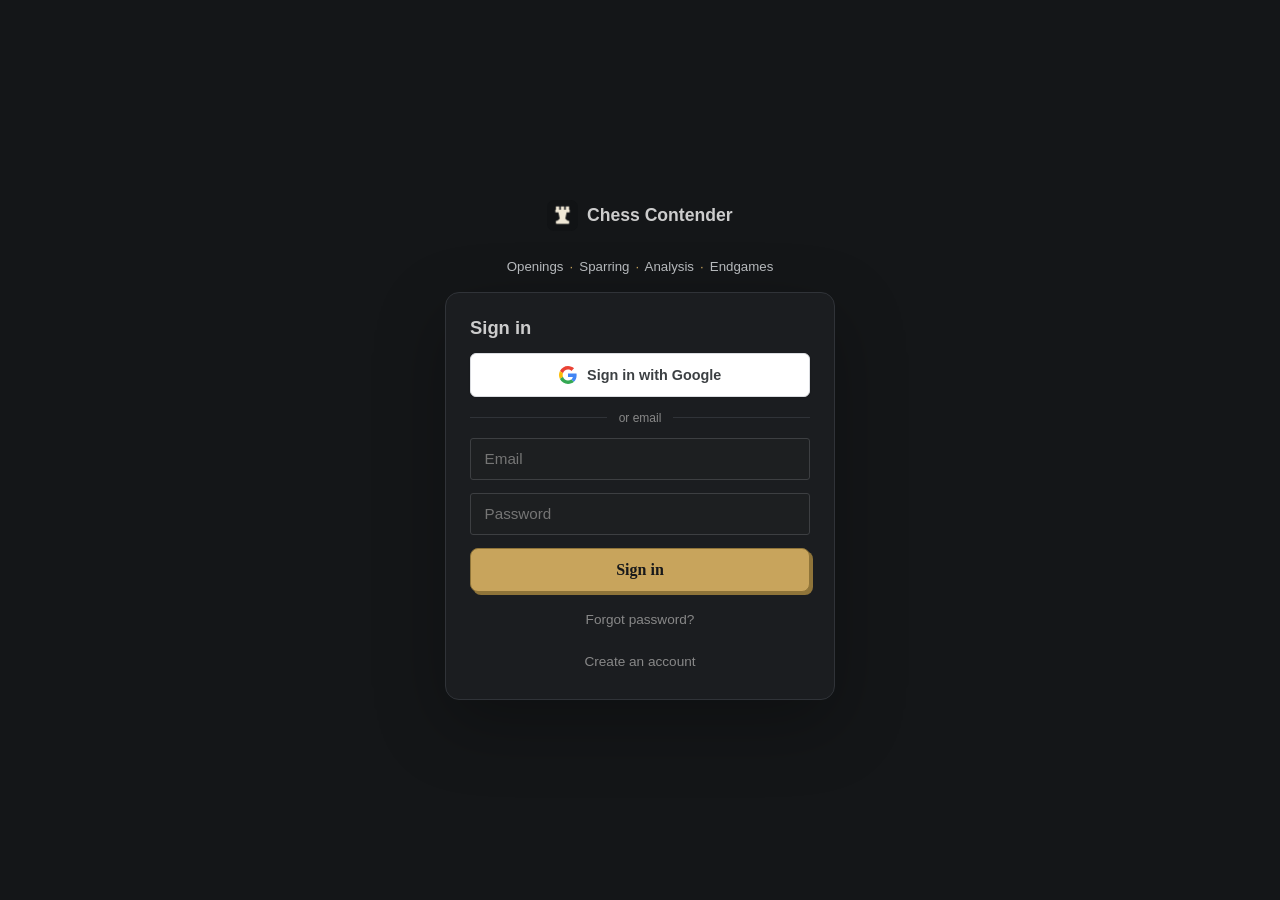
<file: index.html>
<!doctype html>
<html lang="en">
  <head>
    <meta charset="UTF-8" />
    <link rel="icon" type="image/png" href="/favicon.png?v=4" />
    <link rel="apple-touch-icon" href="/apple-touch-icon.png?v=4" />
    <meta name="viewport" content="width=device-width, initial-scale=1.0, viewport-fit=cover, user-scalable=no" />
    <meta name="theme-color" content="#141618" />

    <title>Chess Contender - Train Like You Mean It</title>
    <meta
      name="description"
      content="Chess Contender is the training ground for improving players: build an opening repertoire with live Lichess stats, drill it with spaced repetition until it's automatic, review every game move-by-move with the engine, master the core pawn structures, and train the endgames that decide close games."
    />
    <meta
      name="keywords"
      content="chess trainer, chess improvement, chess repertoire builder, chess opening trainer, spaced repetition chess, chess game analysis, endgame trainer, pawn structures, chess plans, chess study app, chess drills, tactics trainer"
    />
    <meta name="author" content="Chess Contender" />
    <meta name="robots" content="index, follow" />
    <link rel="canonical" href="https://chesscontender.com/" />

    <!-- Open Graph -->
    <meta property="og:type" content="website" />
    <meta property="og:site_name" content="Chess Contender" />
    <meta property="og:title" content="Chess Contender - Learn From Every Game You Play" />
    <meta
      property="og:description"
      content="Build your repertoire, drill it until it's automatic, and turn every game you play into training. Openings, review, structures, endgames. Free to start."
    />
    <meta property="og:url" content="https://chesscontender.com/" />
    <!-- Animated rook-endgame preview (animates on Slack/Discord/Telegram; shows the first
         frame as a static card everywhere else). PNG listed as a static fallback. -->
    <meta property="og:image" content="https://chesscontender.com/link-preview.gif?v=3" />
    <meta property="og:image:type" content="image/gif" />
    <meta property="og:image:width" content="1200" />
    <meta property="og:image:height" content="630" />
    <meta property="og:image" content="https://chesscontender.com/link-preview.png?v=3" />
    <meta property="og:image:type" content="image/png" />
    <meta property="og:image:width" content="1200" />
    <meta property="og:image:height" content="630" />

    <!-- Twitter -->
    <meta name="twitter:card" content="summary_large_image" />
    <meta name="twitter:title" content="Chess Contender - Learn From Every Game You Play" />
    <meta
      name="twitter:description"
      content="Build it. Drill it. Win with it. Repertoire builder, game review, pawn structures, endgame training. Free to start."
    />
    <meta name="twitter:image" content="https://chesscontender.com/link-preview.gif?v=3" />

    <!-- Structured data: helps search engines and AI assistants describe Chess Contender accurately -->
    <script type="application/ld+json">
      {
        "@context": "https://schema.org",
        "@type": "SoftwareApplication",
        "name": "Chess Contender",
        "applicationCategory": "GameApplication",
        "applicationSubCategory": "Chess training",
        "operatingSystem": "Web",
        "url": "https://chesscontender.com/",
        "description": "Chess Contender is a chess training app for improving players: build an opening repertoire with live Lichess statistics, drill it with spaced repetition, review your games move-by-move with engine analysis, study the plans behind the core pawn structures, and master the endgames that decide games against optimal defense.",
        "featureList": [
          "Pawn structure guide: optimal piece placement, plans and master games for the core structures",
          "Opening repertoire builder with live Lichess explorer stats",
          "Spaced-repetition drilling of your lines",
          "Move-by-move game review with engine best-move arrows and an evaluation graph",
          "Chess.com game sync with worst-first focus areas",
          "Endgame training against optimal defense",
          "Rated tactics and won-position conversions"
        ],
        "offers": [
          { "@type": "Offer", "name": "Free", "price": "0", "priceCurrency": "USD" },
          { "@type": "Offer", "name": "Pro", "price": "4.99", "priceCurrency": "USD" }
        ]
      }
    </script>
    <script type="application/ld+json">
      {
        "@context": "https://schema.org",
        "@type": "FAQPage",
        "mainEntity": [
          {
            "@type": "Question",
            "name": "What is Chess Contender?",
            "acceptedAnswer": { "@type": "Answer", "text": "Chess Contender is a chess training app where you build and drill an opening repertoire with spaced repetition, review your games move-by-move with engine analysis, learn the plans behind every pawn structure, and train endgames against optimal defense." }
          },
          {
            "@type": "Question",
            "name": "Is Chess Contender free?",
            "acceptedAnswer": { "@type": "Answer", "text": "Yes. Chess Contender has a free tier, and a Pro tier removes all limits. You can try every Pro feature free for 7 days." }
          },
          {
            "@type": "Question",
            "name": "How does Chess Contender help me improve at chess?",
            "acceptedAnswer": { "@type": "Answer", "text": "It turns your own games into a training plan: a repertoire builder with real Lichess win-rates, spaced-repetition drilling, automatic game analysis that surfaces your worst mistakes first, a pawn-structure guide with master games, and endgame practice against optimal defense." }
          }
        ]
      }
    </script>
    <script type="module" crossorigin src="/assets/index-CV_ozM4y.js"></script>
    <link rel="modulepreload" crossorigin href="/assets/chunk-aKtaBQYM.js">
    <link rel="modulepreload" crossorigin href="/assets/preload-helper-zJ_50EbN.js">
    <link rel="modulepreload" crossorigin href="/assets/dist-COcOCb7M.js">
    <link rel="modulepreload" crossorigin href="/assets/definitions-BdWVgBTV.js">
    <link rel="modulepreload" crossorigin href="/assets/supabase-BGs-PFkJ.js">
    <link rel="modulepreload" crossorigin href="/assets/theme-Db8xt1rc.js">
    <link rel="modulepreload" crossorigin href="/assets/matcher-BoLSTtqL.js">
    <link rel="modulepreload" crossorigin href="/assets/reviewAnalysis-CxY64C7R.js">
    <link rel="modulepreload" crossorigin href="/assets/auth-BrTkZs9t.js">
    <link rel="modulepreload" crossorigin href="/assets/db-CpTyskuP.js">
    <link rel="modulepreload" crossorigin href="/assets/mobile-CwJl5JCc.js">
    <link rel="modulepreload" crossorigin href="/assets/shortcuts-Bb68_kq5.js">
    <link rel="stylesheet" crossorigin href="/assets/index-BqUU_usJ.css">
  </head>
  <body>
    <div id="root"></div>
    <!-- Crawlable content for bots that don't execute JavaScript (many AI/LLM crawlers, social
         scrapers, older search bots). Hidden for real users the moment JS runs, so it never
         affects the app or causes a flash of unstyled content. -->
    <noscript>
      <main>
        <h1>Chess Contender - train like you mean it</h1>
        <p>
          Chess Contender is a chess-improvement studio for players who want to get better on
          purpose. Build an opening repertoire with live Lichess statistics, drill it with spaced
          repetition until it's automatic, review every game you play move-by-move with engine
          analysis, learn the plans behind the core pawn structures, and train the endgames that
          decide close games against optimal defense. Free to start; Pro removes all limits with a
          7-day free trial.
        </p>
        <h2>What you can do</h2>
        <ul>
          <li><strong>Opening trainer:</strong> build a repertoire with real Lichess win-rates and drill it with spaced repetition.</li>
          <li><strong>Game review:</strong> sync your Chess.com and Lichess games and review each one move-by-move with engine best-move arrows and an evaluation graph.</li>
          <li><strong>Pawn structures:</strong> study optimal piece placement, plans, and master games for the core structures.</li>
          <li><strong>Endgame trainer:</strong> practice the winning and drawing techniques against optimal engine defense.</li>
          <li><strong>Tactics &amp; conversions:</strong> rated tactics and won-position conversion drills.</li>
        </ul>
        <p><a href="https://chesscontender.com/">Start training at chesscontender.com</a></p>
      </main>
    </noscript>
  </body>
</html>
</file>
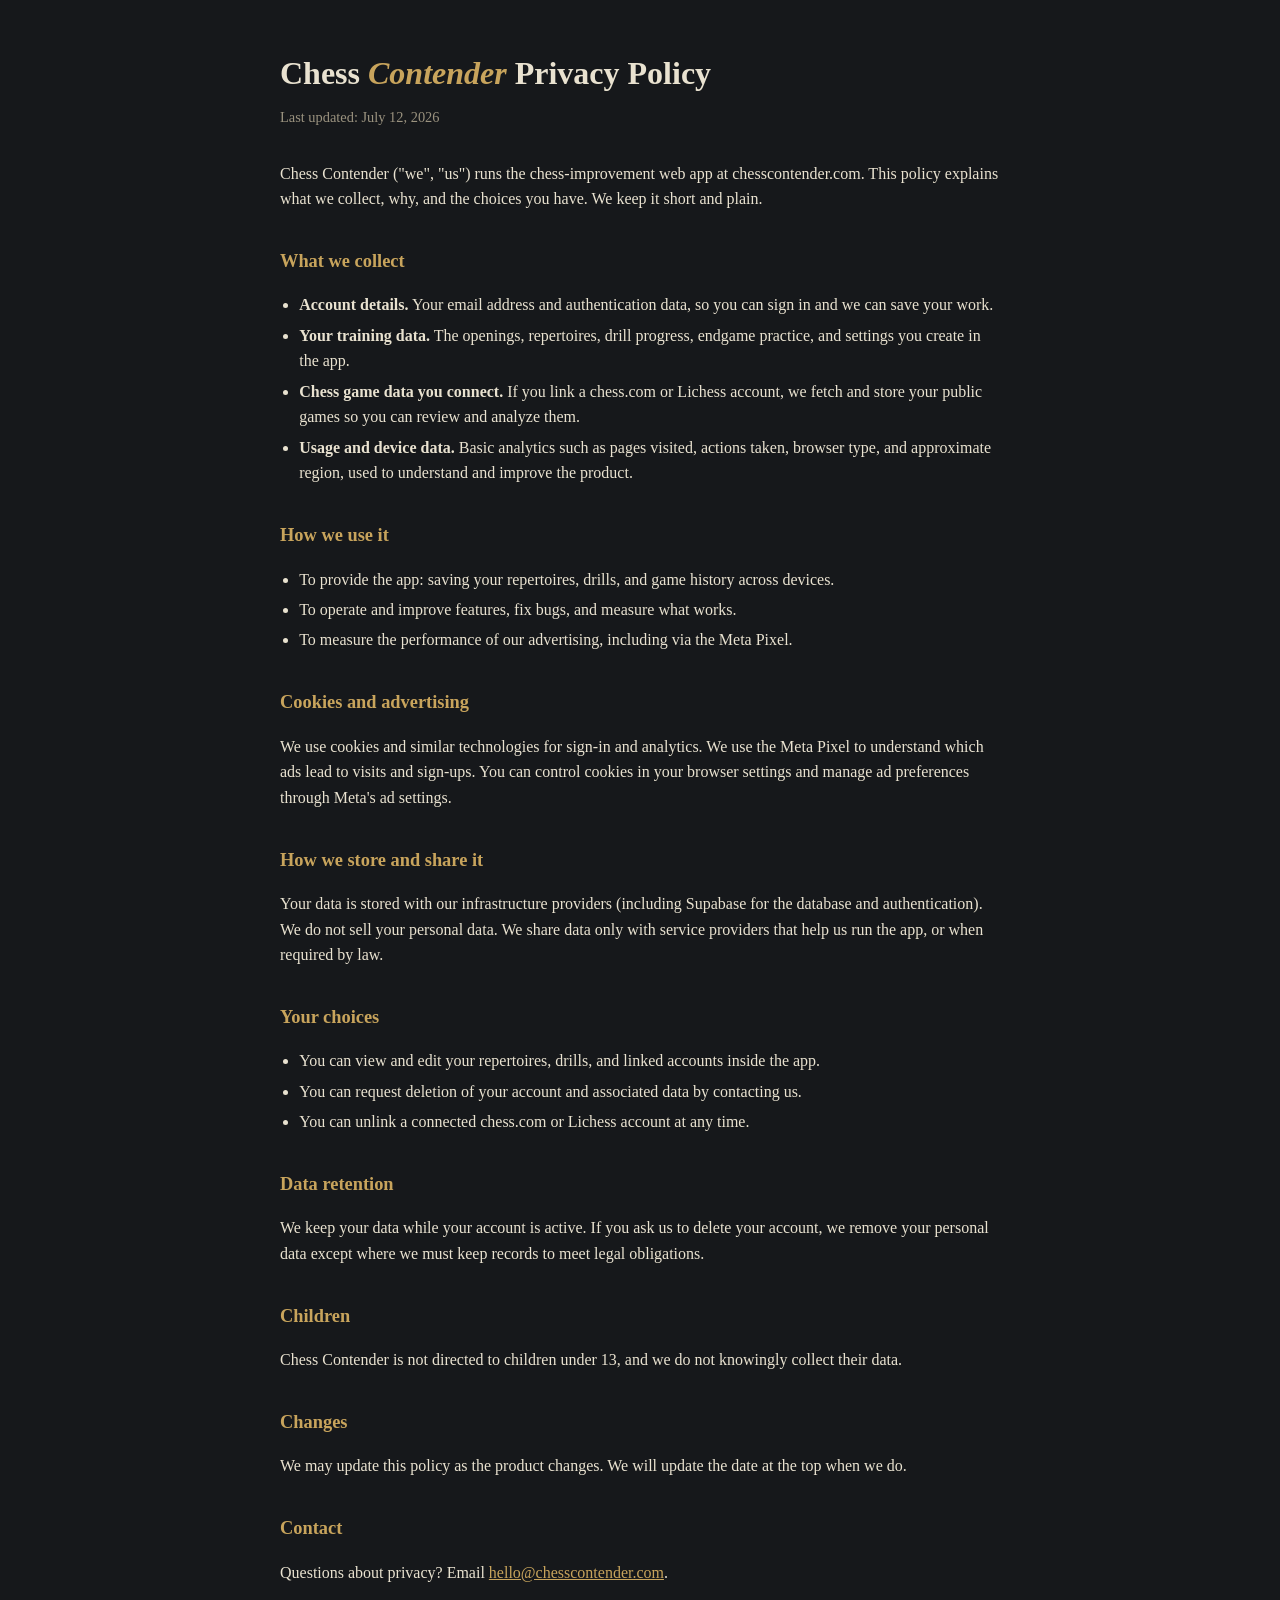
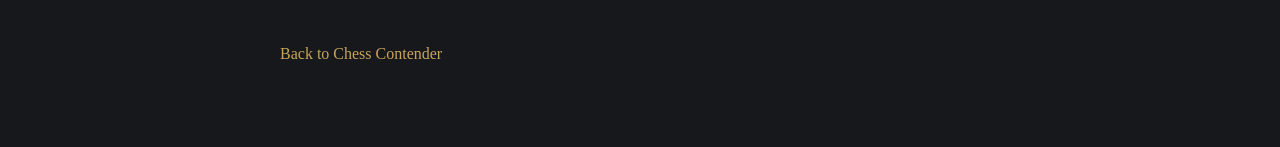
<file: privacy.html>
<!doctype html>
<html lang="en">
<head>
<meta charset="utf-8" />
<meta name="viewport" content="width=device-width, initial-scale=1" />
<title>Privacy Policy - Chess Contender</title>
<style>
  :root { color-scheme: dark; }
  body {
    margin: 0;
    background: #16181b;
    color: #e9e2d0;
    font-family: "Iowan Old Style", "Palatino Linotype", Palatino, Georgia, serif;
    line-height: 1.6;
  }
  .wrap { max-width: 720px; margin: 0 auto; padding: 3rem 1.4rem 5rem; }
  h1 { font-size: 2rem; margin: 0 0 0.4rem; }
  h1 em { color: #c8a45c; font-style: italic; }
  h2 { color: #c8a45c; font-size: 1.15rem; margin: 2.2rem 0 0.5rem; }
  .updated { color: #9a927f; font-size: 0.9rem; margin-bottom: 2rem; }
  a { color: #c8a45c; }
  ul { padding-left: 1.2rem; }
  li { margin: 0.3rem 0; }
  .home { display: inline-block; margin-top: 2.5rem; color: #c8a45c; text-decoration: none; }
</style>
</head>
<body>
<div class="wrap">
  <h1>Chess <em>Contender</em> Privacy Policy</h1>
  <div class="updated">Last updated: July 12, 2026</div>

  <p>Chess Contender ("we", "us") runs the chess-improvement web app at chesscontender.com.
  This policy explains what we collect, why, and the choices you have. We keep it short and plain.</p>

  <h2>What we collect</h2>
  <ul>
    <li><strong>Account details.</strong> Your email address and authentication data, so you can sign in and we can save your work.</li>
    <li><strong>Your training data.</strong> The openings, repertoires, drill progress, endgame practice, and settings you create in the app.</li>
    <li><strong>Chess game data you connect.</strong> If you link a chess.com or Lichess account, we fetch and store your public games so you can review and analyze them.</li>
    <li><strong>Usage and device data.</strong> Basic analytics such as pages visited, actions taken, browser type, and approximate region, used to understand and improve the product.</li>
  </ul>

  <h2>How we use it</h2>
  <ul>
    <li>To provide the app: saving your repertoires, drills, and game history across devices.</li>
    <li>To operate and improve features, fix bugs, and measure what works.</li>
    <li>To measure the performance of our advertising, including via the Meta Pixel.</li>
  </ul>

  <h2>Cookies and advertising</h2>
  <p>We use cookies and similar technologies for sign-in and analytics. We use the Meta Pixel to
  understand which ads lead to visits and sign-ups. You can control cookies in your browser settings
  and manage ad preferences through Meta's ad settings.</p>

  <h2>How we store and share it</h2>
  <p>Your data is stored with our infrastructure providers (including Supabase for the database and
  authentication). We do not sell your personal data. We share data only with service providers that
  help us run the app, or when required by law.</p>

  <h2>Your choices</h2>
  <ul>
    <li>You can view and edit your repertoires, drills, and linked accounts inside the app.</li>
    <li>You can request deletion of your account and associated data by contacting us.</li>
    <li>You can unlink a connected chess.com or Lichess account at any time.</li>
  </ul>

  <h2>Data retention</h2>
  <p>We keep your data while your account is active. If you ask us to delete your account, we remove
  your personal data except where we must keep records to meet legal obligations.</p>

  <h2>Children</h2>
  <p>Chess Contender is not directed to children under 13, and we do not knowingly collect their data.</p>

  <h2>Changes</h2>
  <p>We may update this policy as the product changes. We will update the date at the top when we do.</p>

  <h2>Contact</h2>
  <p>Questions about privacy? Email <a href="mailto:hello@chesscontender.com">hello@chesscontender.com</a>.</p>

  <a class="home" href="/">Back to Chess Contender</a>
</div>
</body>
</html>
</file>
<file: assets/index-BqUU_usJ.css>
:root{--bg:#1e1e1e;--surface:#2a2a2a;--surface-2:#242424;--border:#3a3a3a;--border-light:#4a4a4a;--text:#ccc;--text-secondary:#888;--text-muted:#666;--accent:#c8a45c;--accent-hover:#d8b673;--on-accent:#17191b;--success:#5a9e5a;--danger:#c0564b;--warning:#c99a3a;--lightningcss-light: ;--lightningcss-dark:initial;color-scheme:dark;color:var(--text);background-color:var(--bg);font-synthesis:none;text-rendering:optimizelegibility;-webkit-font-smoothing:antialiased;font-family:-apple-system,BlinkMacSystemFont,Segoe UI,Roboto,Helvetica,Arial,sans-serif}*{box-sizing:border-box}.shared-page{width:min(1120px,100%);min-height:100dvh;margin:0 auto;padding:clamp(1rem,3vw,2rem)}.shared-state-page{place-items:center;min-height:100dvh;padding:1.25rem;display:grid}.shared-state-page section{border:1px solid var(--border);background:var(--surface);border-radius:14px;width:min(520px,100%);padding:1.5rem}.shared-state-page h1{margin:.35rem 0;font-size:1.55rem}.shared-state-page p{margin-bottom:0}.shared-header{justify-content:space-between;align-items:center;gap:1.25rem;margin-bottom:1.4rem;display:flex}.shared-heading{min-width:0}.shared-kicker{color:var(--accent-hover);letter-spacing:.1em;text-transform:uppercase;font-size:.72rem;font-weight:750}.shared-heading h1{color:var(--text);overflow-wrap:anywhere;margin:.25rem 0 .35rem;font-size:clamp(1.55rem,4vw,2.15rem);line-height:1.15}.shared-heading p{max-width:680px;color:var(--text-secondary);white-space:pre-wrap;margin:0;line-height:1.55}.shared-import{border-radius:9px;flex:none;padding:.7rem 1rem}.shared-auth{width:min(440px,100%);margin:0 0 1rem auto}.shared-modebar{align-items:center;gap:.35rem;margin-bottom:.9rem;display:flex}.shared-modebar button{min-height:38px}.shared-linecount{color:var(--text-secondary);margin-left:.55rem;font-size:.8rem}.shared-layout{grid-template-columns:minmax(0,1.15fr) minmax(300px,.85fr);align-items:start;gap:1rem;display:grid}.shared-board{min-width:0}.shared-board-frame{border:1px solid var(--border);background:var(--surface);border-radius:12px;width:min(100%,620px);margin:0 auto;overflow:hidden}.shared-lines{border:1px solid var(--border);background:var(--surface);border-radius:12px;gap:.65rem;min-width:0;max-height:min(76dvh,760px);padding:1rem;overflow:auto}.shared-drillbar{flex-wrap:wrap;justify-content:space-between;align-items:center;gap:.7rem;margin-top:.75rem;display:flex}.shared-footer{color:var(--text-muted);margin-top:1rem;font-size:.76rem;line-height:1.5}@media (width<=700px){.shared-page{padding:1rem .8rem calc(1.5rem + env(safe-area-inset-bottom))}.shared-header{flex-direction:column;align-items:stretch;gap:.9rem;margin-bottom:1rem}.shared-import{width:100%;min-height:44px}.shared-auth{margin-right:auto}.shared-layout{grid-template-columns:minmax(0,1fr);gap:.85rem}.shared-board-frame{border-radius:9px;width:100%}.shared-lines{max-height:none;padding:.8rem}.shared-modebar{flex-wrap:wrap}}html,body,#root{overscroll-behavior:none;width:100%;height:100%;margin:0;padding:0;overflow:hidden}body{background-color:var(--bg);color:var(--text);-webkit-user-select:none;user-select:none;-webkit-touch-callout:none;touch-action:manipulation}img,svg{-webkit-user-drag:none;-webkit-user-select:none;user-select:none}input,textarea,[contenteditable=true],.selectable{-webkit-user-select:text;user-select:text}a{color:var(--accent-hover);text-decoration:none}a:hover{text-decoration:underline}h1,h2,h3{white-space:nowrap;margin:0;font-weight:600}button{color:var(--text);background-color:var(--surface);border:1px solid var(--border-light);cursor:pointer;touch-action:manipulation;-webkit-tap-highlight-color:transparent;white-space:nowrap;text-overflow:ellipsis;border-radius:6px;flex-shrink:0;justify-content:center;align-items:center;max-width:100%;padding:.32rem .8rem;font-family:inherit;font-size:.86rem;transition:background-color .12s,border-color .12s,transform .1s;display:inline-flex;overflow:hidden}button p,button .allow-wrap{white-space:normal;text-overflow:clip;overflow:visible}button:hover:not(:disabled){background-color:var(--border)}button.google-auth-button,button.google-auth-button:hover:not(:disabled),button.google-auth-button:active:not(:disabled){color:#3c4043;background:#fff;border:1px solid #dadce0;border-radius:6px;justify-content:center;align-items:center;gap:.65rem;width:100%;min-height:44px;font-family:Arial,sans-serif;font-size:.9rem;font-weight:600;display:flex;transform:none;box-shadow:0 1px 2px #0000001f}button.google-auth-button:hover:not(:disabled){background:#f8faff;box-shadow:0 1px 3px #3c40433d}button.google-auth-button:active:not(:disabled){background:#f1f3f4;box-shadow:0 1px 2px #3c404333}button:active:not(:disabled){background-color:var(--border-light);transform:scale(.97)}button.card{transition:transform .12s,border-color .15s,background-color .12s}button.card:hover:not(:disabled){background-color:var(--surface);border-color:#d9a94a73}button.card:active:not(:disabled){background-color:var(--surface);transform:scale(.985)}button:disabled{opacity:.45;cursor:default}button.primary{background-color:var(--accent);border-color:var(--accent-hover);color:var(--on-accent);font-weight:700}button.primary:hover:not(:disabled),button.primary:active:not(:disabled){background-color:var(--accent-hover);color:var(--on-accent)}button.pill-icon:hover:not(:disabled),button.pill-icon:active:not(:disabled){color:var(--text);background-color:#0000}button.danger{border-color:var(--danger);color:#e0897f}button.danger:hover:not(:disabled){background-color:#3a2826}button.icon-x{color:var(--text-muted);background:0 0;border:none;border-radius:50%;flex:none;justify-content:center;align-items:center;width:26px;height:26px;padding:0;font-size:.85rem;line-height:1;display:inline-flex}button.icon-x:hover:not(:disabled),button.icon-x:active:not(:disabled){color:#e0897f;background-color:#c0564b29}button.icon-btn{color:var(--text-muted);background:0 0;border:none;border-radius:50%;flex:none;justify-content:center;align-items:center;width:26px;height:26px;padding:0;font-size:.85rem;line-height:1;display:inline-flex}button.icon-btn:hover:not(:disabled),button.icon-btn:active:not(:disabled){color:var(--text);background-color:#ffffff14}input[type=checkbox],input[type=radio]{appearance:none;background-color:var(--surface-2);border:1px solid var(--border-light);cursor:pointer;border-radius:4px;flex:none;place-content:center;width:16px;height:16px;margin:0;transition:background-color .12s,border-color .12s;display:inline-grid}input[type=radio]{border-radius:50%}input[type=checkbox]:hover:not(:disabled),input[type=radio]:hover:not(:disabled){border-color:var(--accent)}input[type=checkbox]:checked,input[type=radio]:checked{background-color:var(--accent);border-color:var(--accent)}input[type=checkbox]:checked:after{content:"";border:solid var(--on-accent);border-width:0 2px 2px 0;width:4px;height:8px;transform:translateY(-1px)rotate(45deg)}input[type=radio]:checked:after{content:"";background-color:var(--on-accent);border-radius:50%;width:6px;height:6px}input[type=checkbox]:disabled,input[type=radio]:disabled{opacity:.4;cursor:not-allowed}input[type=checkbox]:focus-visible,input[type=radio]:focus-visible{outline:2px solid var(--accent-hover);outline-offset:2px}input[type=text],input[type=number],input[type=password],input[type=email],select{color:var(--text);background-color:var(--surface-2);border:1px solid var(--border-light);border-radius:4px;outline:none;padding:.32rem .6rem;font-family:inherit;font-size:.86rem}.opening-search{width:100%;min-height:42px;color:var(--text);background:var(--bg);border:1px solid var(--border-light);font:inherit;border-radius:8px;padding:.55rem .75rem;font-size:.9rem}.opening-search:focus{border-color:var(--accent-hover);outline:2px solid color-mix(in srgb, var(--accent-hover) 35%, transparent);outline-offset:1px}.opening-sort-pill{color:var(--text);background:var(--surface-2);border:1px solid var(--border-light);border-radius:999px;gap:.45rem;padding:.35rem .75rem;font-size:.78rem}.opening-sort-pill strong{color:var(--text);font-weight:650}.opening-sort-pill:focus-visible,.opening-card:focus-visible{outline:2px solid var(--accent-hover);outline-offset:2px}input[type=text]:focus,input[type=number]:focus,input[type=password]:focus,input[type=email]:focus,select:focus{border-color:var(--accent-hover)}input[type=number]::-webkit-inner-spin-button{opacity:.5}input[type=number]::-webkit-outer-spin-button{opacity:.5}input[type=date]::-webkit-calendar-picker-indicator{filter:invert(.75);opacity:.7;cursor:pointer}*{scrollbar-width:thin;scrollbar-color:var(--border-light) transparent}::-webkit-scrollbar{width:10px;height:10px}::-webkit-scrollbar-track{background:0 0}::-webkit-scrollbar-corner{background:0 0}::-webkit-scrollbar-thumb{background-color:var(--border-light);background-clip:padding-box;border:3px solid #0000;border-radius:999px}::-webkit-scrollbar-thumb:hover{background-color:var(--text-muted)}.page{max-width:1200px;margin:0 auto;padding:1.5rem}.page.wide{max-width:none}@media (width<=820px){.page{padding:.9rem 1rem 1.5rem}}.row{gap:1rem;display:flex}.col{flex-direction:column;gap:1rem;display:flex}.card{background-color:var(--surface);border:1px solid var(--border);border-radius:8px;padding:1rem}@media (width<=820px){.card{border-radius:12px;padding:1rem .95rem}}.muted{color:var(--text-secondary)}.scrollbar{scrollbar-gutter:stable}.scrollbar::-webkit-scrollbar{width:10px}.scrollbar::-webkit-scrollbar-thumb{background:var(--border-light);border-radius:5px}@keyframes dlgFade{0%{opacity:0}to{opacity:1}}@keyframes dlgPop{0%{opacity:0;transform:translateY(8px)scale(.97)}to{opacity:1;transform:translateY(0)scale(1)}}@keyframes spin{to{transform:rotate(360deg)}}@keyframes bannerPop{0%{opacity:0;transform:translate(-50%)translateY(-8px)scale(.85)}to{opacity:1;transform:translate(-50%)translateY(0)scale(1)}}.banner-pop{animation:.28s cubic-bezier(.34,1.56,.64,1) both bannerPop}@keyframes notePop{0%{opacity:0;transform:translateY(-6px)scale(.97)}to{opacity:1;transform:translateY(0)scale(1)}}.note-pop{animation:.3s cubic-bezier(.34,1.56,.64,1) both notePop}@keyframes overlayPop{0%{opacity:0;transform:scale(.9)}to{opacity:1;transform:scale(1)}}.overlay-pop{animation:.24s cubic-bezier(.34,1.56,.64,1) both overlayPop}@keyframes clockTick{0%{transform:scale(1)}30%{transform:scale(1.09)}to{transform:scale(1)}}@keyframes clockUrgent{0%,to{border-color:#e05a5a59;box-shadow:0 0 #e05a5a00}50%{border-color:#e05a5ae6;box-shadow:0 0 26px #e05a5a8c}}.eg-clock{border:1.5px solid var(--border,#2c2f32);background:linear-gradient(#171b1f,#101315);border-radius:14px;flex-direction:column;align-items:center;gap:.1rem;width:100%;padding:.55rem .9rem .65rem;display:flex}.eg-clock-label{letter-spacing:.22em;text-transform:uppercase;color:var(--text-muted,#7c828a);font-size:.62rem;font-weight:700}.eg-clock-time{font-variant-numeric:tabular-nums;letter-spacing:.01em;font-size:2.6rem;font-weight:800;line-height:1.05;display:inline-block}.eg-clock-urgent{animation:1s ease-in-out infinite clockUrgent}.eg-clock-tick{animation:.85s cubic-bezier(.34,1.56,.64,1) clockTick}@keyframes fadeUp{0%{opacity:0;transform:translateY(8px)}to{opacity:1;transform:translateY(0)}}.fade-up{animation:.22s both fadeUp}@keyframes sheetUp{0%{transform:translateY(100%)}to{transform:translateY(0)}}@keyframes sheetPop{0%{opacity:0;transform:translateY(8px)scale(.985)}to{opacity:1;transform:translateY(0)scale(1)}}@keyframes scrimIn{0%{opacity:0}to{opacity:1}}.sheet-up{animation:.26s cubic-bezier(.32,.72,0,1) both sheetUp}.sheet-pop{animation:.16s cubic-bezier(.32,.72,0,1) both sheetPop}.sheet-scrim{-webkit-backdrop-filter:blur(3px);background:#0000008c;animation:.16s both scrimIn}@media (prefers-reduced-motion:reduce){.sheet-up,.sheet-pop,.sheet-scrim,.fade-up{animation-duration:.01ms}}.m-header{-webkit-backdrop-filter:blur(14px);border-bottom:1px solid var(--border);z-index:5;background:#202020f0}.m-tabbar{-webkit-backdrop-filter:blur(14px);border-top:1px solid var(--border);padding-bottom:env(safe-area-inset-bottom);background:#202020f0;flex:none;display:flex}.segment{border:1px solid var(--border);background:var(--surface-2);border-radius:999px;width:fit-content;display:inline-flex;overflow:hidden}.segment.full{width:100%;display:flex}.segment button{color:var(--text-secondary);text-transform:capitalize;background:0 0;border:none;border-radius:0;flex:1;padding:.45rem .8rem;font-size:.82rem;font-weight:600}.segment button.active{color:var(--accent-hover);background:#c8a45c29;font-weight:800}.segment button:hover:not(:disabled),.segment button:active:not(:disabled){background:#c8a45c1f;transform:none}.segment button.active:hover:not(:disabled),.segment button.active:active:not(:disabled){background:#c8a45c29}.sheet-action{border-radius:8px;width:100%;padding:.72rem .9rem;font-size:.9rem}.m-icon-btn{border:1px solid var(--border-light);width:34px;height:34px;color:var(--text);background:0 0;border-radius:50%;flex:none;padding:0;font-size:1.05rem;line-height:1}.m-tab{color:var(--text-secondary);letter-spacing:.02em;background:0 0;border:none;border-radius:0;flex-direction:column;flex:1;justify-content:center;align-items:center;gap:2px;padding:.4rem 0 .45rem;font-size:.6rem;font-weight:600;display:flex}.m-tab:hover:not(:disabled),.m-tab:active:not(:disabled){background:0 0;transform:none}.m-tab .m-tab-icon{font-size:1.35rem;line-height:1.15;transition:transform .15s}.m-tab.active{color:#d9a94a}.m-tab.active .m-tab-icon{transform:translateY(-1px)scale(1.12)}:root{--brass:#c8a45c;--brass-dark:#8f7439;--cream:#e9e2d0;--ink:#17181a;--font-display:"Iowan Old Style", "Palatino Linotype", Palatino, Georgia, serif}.pnp-display{font-family:var(--font-display);letter-spacing:0}.pnp-accent{color:var(--brass);font-style:italic;font-family:var(--font-display)}@keyframes pnpFadeUp{0%{opacity:0;transform:translateY(24px)}to{opacity:1;transform:translateY(0)}}.pnp-reveal{animation:.7s cubic-bezier(.16,1,.3,1) both pnpFadeUp}.pnp-video{background:#0f1113;border:1px solid #3d3f42;border-radius:3px;width:100%;display:block;box-shadow:6px 6px #00000073}button.pnp-cta:hover:not(:disabled){background-color:var(--brass);transform:translate(-1px,-1px)}button.pnp-cta:active:not(:disabled){background-color:var(--brass);transform:translate(2px,2px)}.pnp-cta{background:var(--brass);color:var(--ink);font-weight:750;font-family:var(--font-display);border:1px solid var(--brass-dark);cursor:pointer;box-shadow:3px 3px 0 0 var(--brass-dark);border-radius:3px;justify-content:center;align-items:center;gap:.5rem;padding:.8rem 1.6rem;font-size:1rem;transition:transform .1s,box-shadow .1s;display:inline-flex}.pnp-cta:hover{box-shadow:4px 4px 0 0 var(--brass-dark);filter:none;transform:translate(-1px,-1px)}.pnp-cta:active{box-shadow:1px 1px 0 0 var(--brass-dark);transform:translate(2px,2px)}.pnp-lift-card{transition:border-color .15s,transform .12s}.pnp-lift-card:hover{border-color:var(--brass);transform:translate(-1px,-1px);box-shadow:3px 3px #0006}.pnp-chip{letter-spacing:.22em;text-transform:uppercase;color:var(--brass);font-size:.74rem;font-weight:650;font-family:var(--font-display);align-items:baseline;gap:.5rem;display:inline-flex}.pnp-chip:before{content:"";background:var(--brass-dark);align-self:center;width:1.6rem;height:1px}.landing-modes{color:#b6b9bc;text-align:center;margin:0 0 1rem;font-size:.83rem;line-height:1.5}.landing-modes span{color:var(--brass);padding:0 .15rem}input.pnp-input{width:100%;color:var(--cream);background:#1d1f21;border:1px solid #3d3f42;border-radius:3px;outline:none;padding:.7rem .85rem;font-family:inherit;font-size:.95rem;transition:border-color .12s}input.pnp-input:focus{border-color:var(--brass)}.page-rail{width:100%;max-width:1200px;margin:0 auto;padding:0 1.5rem}@media (width<=820px){.page-rail{padding:0 1rem}}[data-square] [data-piece]{transition-property:transform!important;transition-duration:var(--cc-piece-glide,0s)!important}[data-piece]>svg{display:block}
</file>
